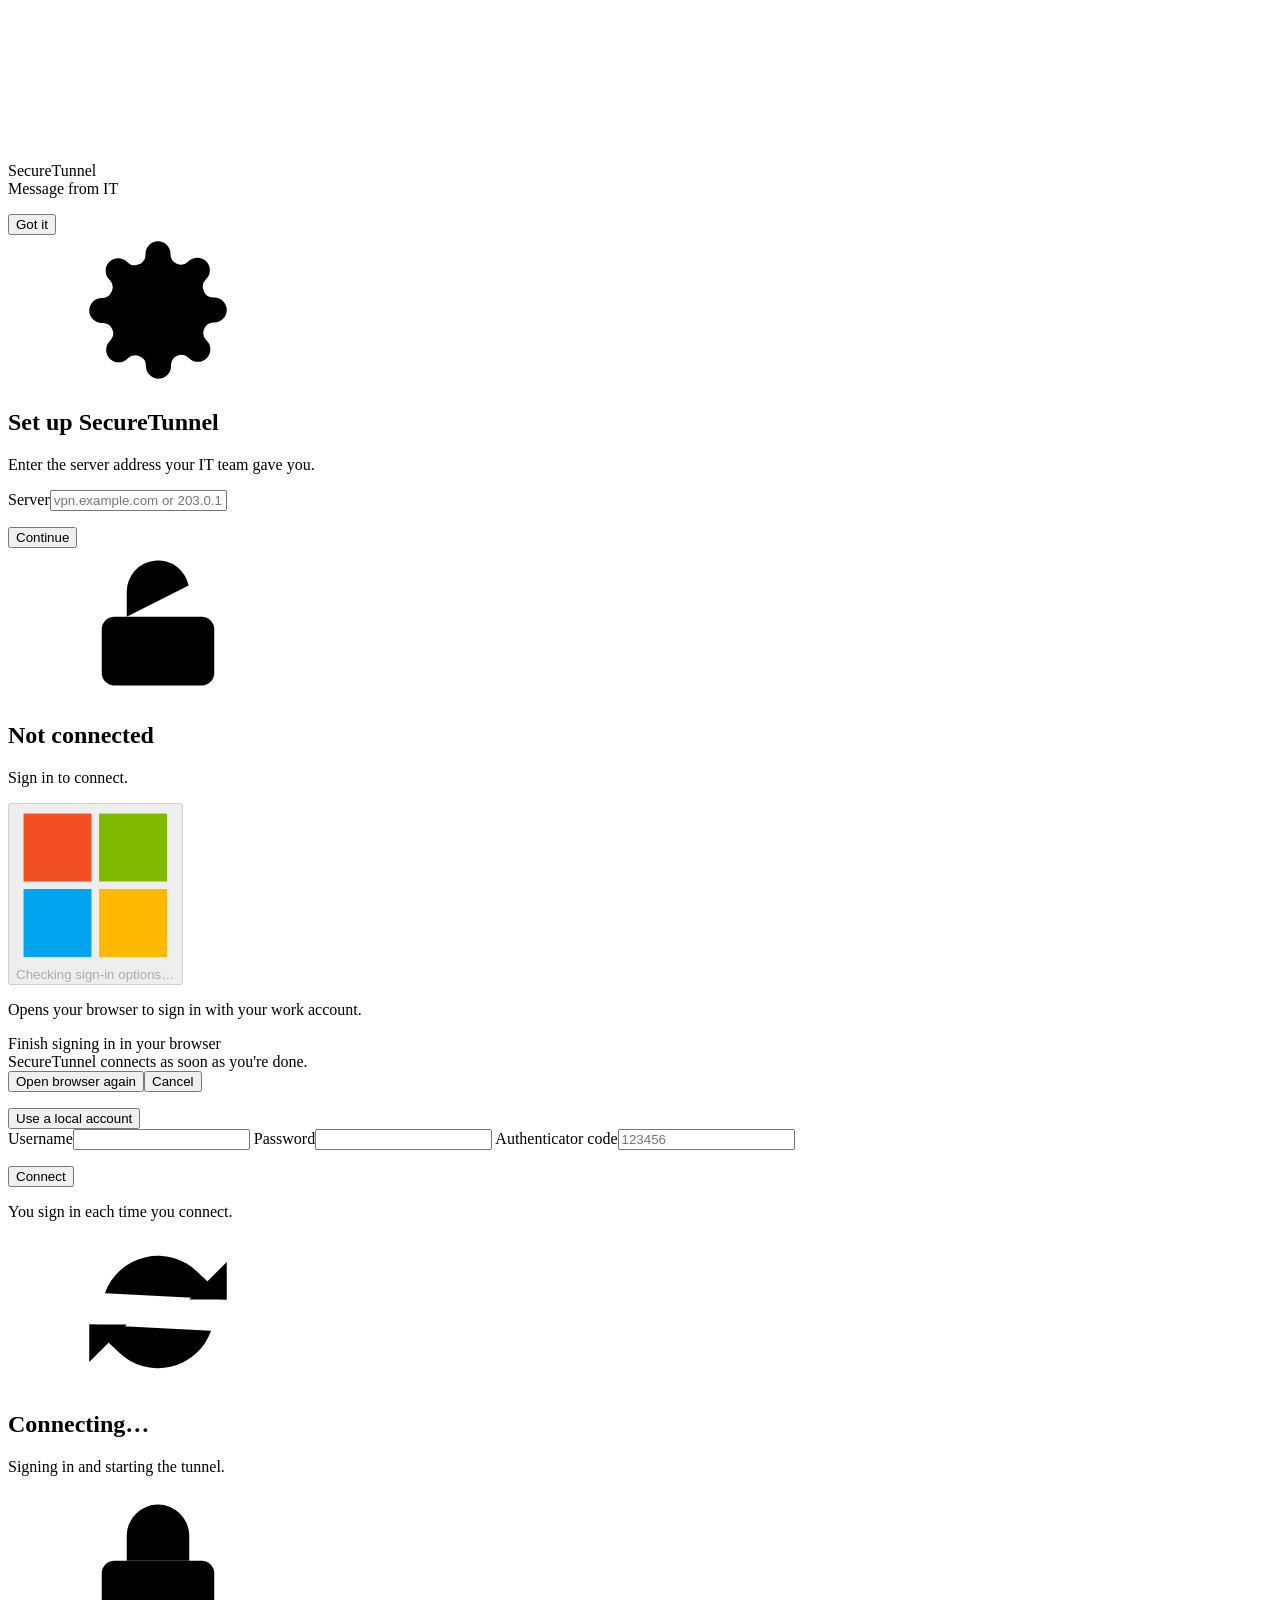
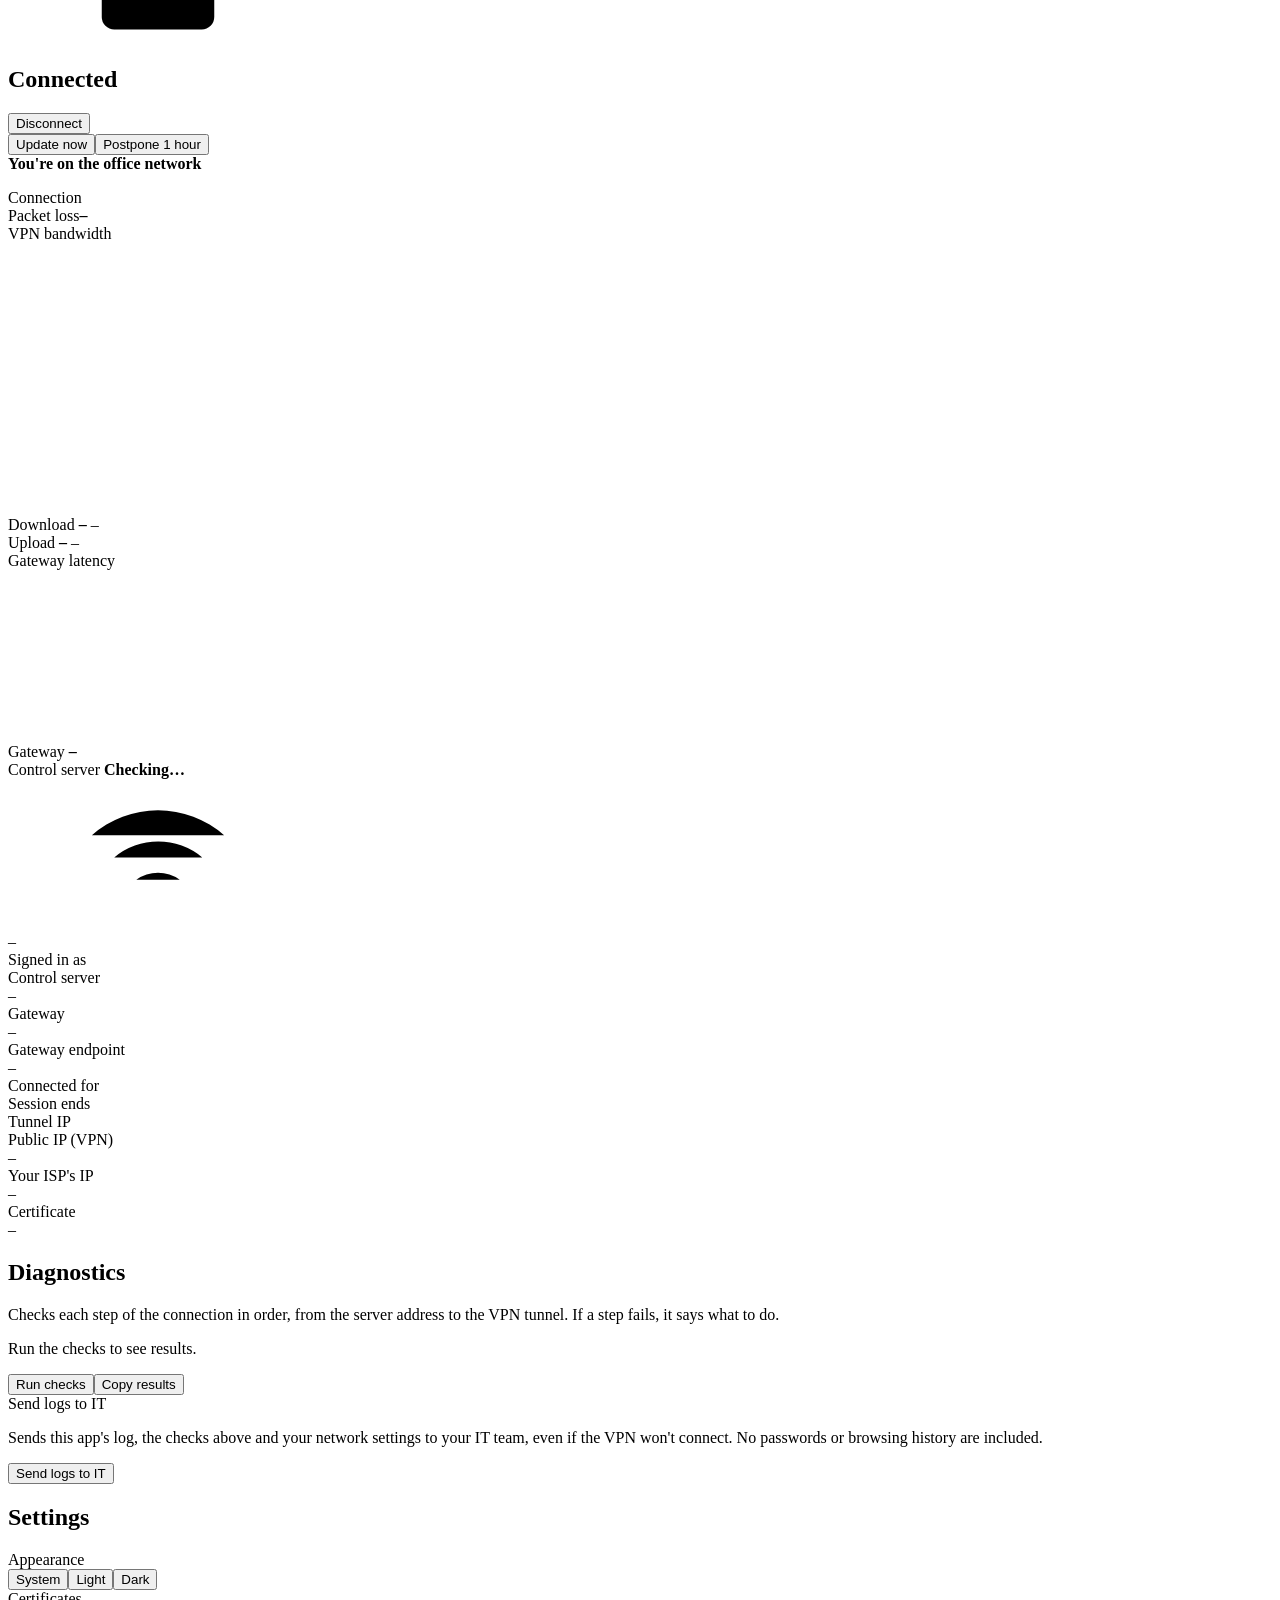
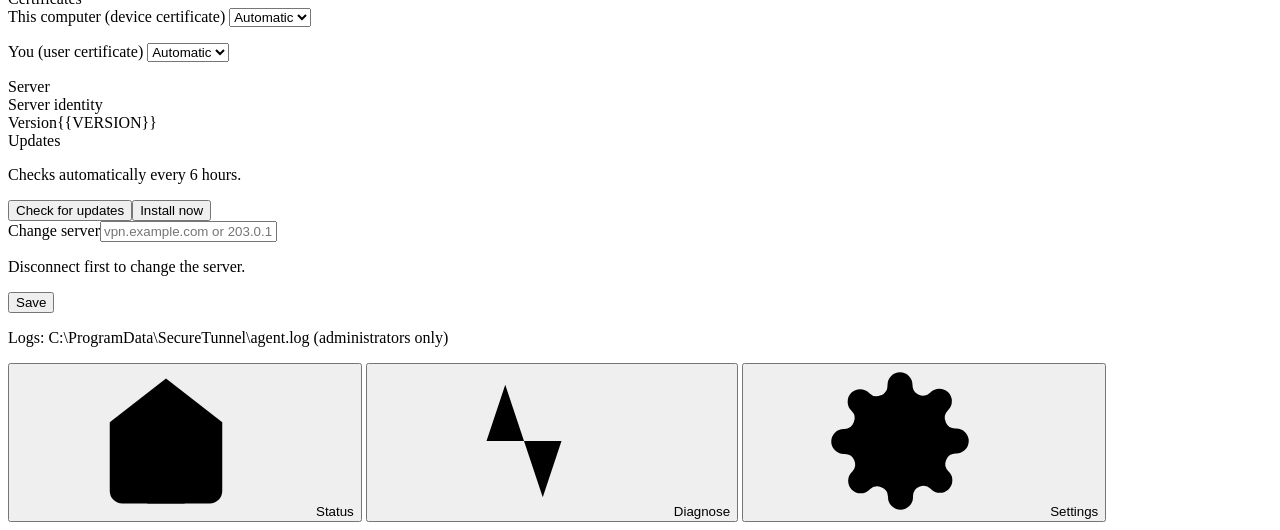
<file: server/cmd/agent/web/index.html>
<!doctype html>
<html lang="en">
<head>
<meta charset="utf-8">
<meta name="color-scheme" content="light dark">
<title>SecureTunnel</title>
<!--CSS-->
</head>
<body>
<svg xmlns="http://www.w3.org/2000/svg" class="sprite" aria-hidden="true"><defs>
  <symbol id="i-lock" viewBox="0 0 24 24"><rect x="3" y="11" width="18" height="11" rx="2"/><path d="M7 11V7a5 5 0 0 1 10 0v4"/></symbol>
  <symbol id="i-unlock" viewBox="0 0 24 24"><rect x="3" y="11" width="18" height="11" rx="2"/><path d="M7 11V7a5 5 0 0 1 9.9-1"/></symbol>
  <symbol id="i-refresh" viewBox="0 0 24 24"><polyline points="23 4 23 10 17 10"/><polyline points="1 20 1 14 7 14"/><path d="M3.51 9a9 9 0 0 1 14.85-3.36L23 10M1 14l4.64 4.36A9 9 0 0 0 20.49 15"/></symbol>
  <symbol id="i-gear" viewBox="0 0 24 24"><circle cx="12" cy="12" r="3"/><path d="M19.4 15a1.65 1.65 0 0 0 .33 1.82l.06.06a2 2 0 1 1-2.83 2.83l-.06-.06a1.65 1.65 0 0 0-1.82-.33 1.65 1.65 0 0 0-1 1.51V21a2 2 0 1 1-4 0v-.09A1.65 1.65 0 0 0 9 19.4a1.65 1.65 0 0 0-1.82.33l-.06.06a2 2 0 1 1-2.83-2.83l.06-.06a1.65 1.65 0 0 0 .33-1.82 1.65 1.65 0 0 0-1.51-1H3a2 2 0 1 1 0-4h.09A1.65 1.65 0 0 0 4.6 9a1.65 1.65 0 0 0-.33-1.82l-.06-.06a2 2 0 1 1 2.83-2.83l.06.06a1.65 1.65 0 0 0 1.82.33H9a1.65 1.65 0 0 0 1-1.51V3a2 2 0 1 1 4 0v.09a1.65 1.65 0 0 0 1 1.51 1.65 1.65 0 0 0 1.82-.33l.06-.06a2 2 0 1 1 2.83 2.83l-.06.06a1.65 1.65 0 0 0-.33 1.82V9a1.65 1.65 0 0 0 1.51 1H21a2 2 0 1 1 0 4h-.09a1.65 1.65 0 0 0-1.51 1z"/></symbol>
  <symbol id="i-home" viewBox="0 0 24 24"><path d="M3 9l9-7 9 7v11a2 2 0 0 1-2 2H5a2 2 0 0 1-2-2z"/><polyline points="9 22 9 12 15 12 15 22"/></symbol>
  <symbol id="i-activity" viewBox="0 0 24 24"><polyline points="22 12 18 12 15 21 9 3 6 12 2 12"/></symbol>
  <symbol id="i-building" viewBox="0 0 24 24"><rect x="4" y="2" width="16" height="20" rx="2"/><path d="M9 22v-4h6v4M8 6h.01M16 6h.01M12 6h.01M12 10h.01M12 14h.01M16 10h.01M16 14h.01M8 10h.01M8 14h.01"/></symbol>
  <symbol id="i-wifi" viewBox="0 0 24 24"><path d="M5 12.55a11 11 0 0 1 14.08 0M1.42 9a16 16 0 0 1 21.16 0M8.53 16.11a6 6 0 0 1 6.95 0"/><line x1="12" y1="20" x2="12.01" y2="20"/></symbol>
  <symbol id="i-cable" viewBox="0 0 24 24"><rect x="2" y="2" width="20" height="8" rx="2"/><rect x="2" y="14" width="20" height="8" rx="2"/><line x1="6" y1="6" x2="6.01" y2="6"/><line x1="6" y1="18" x2="6.01" y2="18"/></symbol>
</defs></svg><div class="app">
  <header class="top">
    <div class="brand"><span class="logo"></span>SecureTunnel</div>
    <span id="top-user" class="muted small"></span>
  </header>

  <main>
    <div id="notice" class="notice hidden" role="alert">
      <div class="notice-head"><span class="strong">Message from IT</span><span class="muted small" id="notice-meta"></span></div>
      <p id="notice-text"></p>
      <button class="btn" id="notice-ok">Got it</button>
    </div>
    <!-- First run: no server yet -->
    <section id="v-setup" class="view hidden">
      <div class="hero"><div class="dot neutral"><svg class="i"><use href="#i-gear"/></svg></div>
        <div><h1>Set up SecureTunnel</h1><p class="muted">Enter the server address your IT team gave you.</p></div></div>
      <form id="f-setup" class="card stack">
        <label class="field"><span>Server</span><input id="setup-server" placeholder="vpn.example.com or 203.0.113.10" autocomplete="off" required></label>
        <p class="error" id="setup-error"></p>
        <button class="btn primary" type="submit">Continue</button>
      </form>
    </section>

    <!-- Signed out -->
    <section id="v-signin" class="view hidden">
      <div class="hero"><div class="dot neutral" id="si-dot"><svg class="i"><use href="#i-unlock"/></svg></div>
        <div><h1 id="si-title">Not connected</h1><p class="muted" id="si-sub">Sign in to connect.</p></div></div>
      <p id="si-banner" class="banner hidden"></p>
      <div id="si-ms" class="card stack hidden">
        <div id="si-ms-ready" class="stack">
          <button class="btn ms block" id="si-ms-btn" type="button" disabled><svg class="ms-logo" viewBox="0 0 21 21" aria-hidden="true"><rect x="1" y="1" width="9" height="9" fill="#f25022"/><rect x="11" y="1" width="9" height="9" fill="#7fba00"/><rect x="1" y="11" width="9" height="9" fill="#00a4ef"/><rect x="11" y="11" width="9" height="9" fill="#ffb900"/></svg><span id="si-ms-label">Checking sign-in options…</span></button>
          <p class="muted small center" id="si-ms-note">Opens your browser to sign in with your work account.</p>
        </div>
        <div id="si-ms-wait" class="stack hidden">
          <div class="wait-row"><span class="mini-spin"></span><div><div class="strong">Finish signing in in your browser</div><div class="muted small">SecureTunnel connects as soon as you're done.</div></div></div>
          <div class="btn-row"><button class="btn" id="si-ms-reopen" type="button">Open browser again</button><button class="btn" id="si-ms-cancel" type="button">Cancel</button></div>
        </div>
        <p class="error" id="si-ms-error"></p>
      </div>
      <button class="link-btn hidden" id="si-local-toggle" type="button">Use a local account</button>
      <form id="f-signin" class="card stack local-form">
        <label class="field"><span>Username</span><input id="si-user" autocomplete="username" required></label>
        <label class="field"><span>Password</span><input id="si-pass" type="password" autocomplete="current-password" required></label>
        <label class="field hidden" id="si-code-wrap"><span>Authenticator code</span><input id="si-code" inputmode="numeric" autocomplete="one-time-code" maxlength="8" placeholder="123456"></label>
        <p class="error" id="si-error"></p>
        <button class="btn primary" id="si-btn" type="submit">Connect</button>
      </form>
      <p class="muted small center" id="si-note">You sign in each time you connect.</p>
      <p class="muted small center" id="si-ip"></p>
    </section>

    <!-- Connecting -->
    <section id="v-busy" class="view hidden">
      <div class="hero big"><div class="dot warn spin"><svg class="i"><use href="#i-refresh"/></svg></div>
        <div><h1 id="busy-title">Connecting…</h1><p class="muted" id="busy-sub">Signing in and starting the tunnel.</p></div></div>
    </section>

    <!-- Connected / reconnecting -->
    <section id="v-status" class="view hidden">
      <div class="hero"><div class="dot ok" id="st-dot"><svg class="i"><use href="#i-lock"/></svg></div>
        <div class="grow"><h1 id="st-title">Connected</h1><p class="muted" id="st-sub"></p></div>
        <button class="btn danger top-btn" id="st-disconnect">Disconnect</button></div>
      <div id="st-update" class="upd hidden" role="status">
        <div class="upd-text"><div class="strong" id="upd-title"></div><div class="small" id="upd-sub"></div></div>
        <div class="upd-actions"><button class="btn sm" id="upd-now" type="button">Update now</button><button class="btn sm ghost" id="upd-later" type="button">Postpone 1 hour</button></div>
      </div>
      <div id="st-office" class="banner office hidden" role="status"><b>You're on the office network</b><span id="st-office-text"></span></div>
      <p id="st-owner" class="banner warn hidden" role="status"></p>
      <div class="card conn" id="st-conn">
        <div class="conn-head">
          <span class="strong">Connection</span>
          <div class="conn-loss" id="m-loss-box" title="Percentage of recent VPN gateway pings that received no reply">
            <span id="m-loss-label">Packet loss</span><strong id="m-loss">–</strong><span id="m-loss-period"></span>
          </div>
          <span class="pill" id="q-pill"></span>
        </div>
        <div class="conn-mini">
          <div id="sp-total" title="Blue shows download speed. Green shows upload speed."><div class="cap">VPN bandwidth</div>
            <svg id="sp-chart" class="chart" viewBox="0 0 300 64" preserveAspectRatio="none"></svg>
            <div class="chart-axis"><span id="sp-oldest"></span><span id="sp-latest"></span></div>
            <div class="chart-readings">
              <div title="Current download speed through the VPN">
                <span class="chart-reading-label"><span class="sw down" aria-hidden="true"></span>Download</span>
                <strong id="sp-down">–</strong>
                <span class="chart-reading-detail" id="conn-down" title="Data downloaded through the current VPN tunnel">–</span>
              </div>
              <div title="Current upload speed through the VPN">
                <span class="chart-reading-label"><span class="sw up" aria-hidden="true"></span>Upload</span>
                <strong id="sp-up">–</strong>
                <span class="chart-reading-detail" id="conn-up" title="Data uploaded through the current VPN tunnel">–</span>
              </div>
            </div></div>
          <div id="lat-total"><div class="cap" id="lat-caption" title="Round trip to the VPN gateway through the tunnel. Red dots mark failed pings.">Gateway latency</div>
            <svg id="lat-chart" class="chart small-chart" viewBox="0 0 300 40" preserveAspectRatio="none"></svg>
            <div class="chart-axis"><span id="lat-oldest"></span><span id="lat-latest"></span></div>
            <div class="chart-readings">
              <div>
                <span class="chart-reading-label"><span class="sw down hidden" id="lat-key-gateway" aria-hidden="true"></span>Gateway</span>
                <strong id="m-lat">–</strong>
                <span class="chart-reading-detail" id="m-jit"></span>
              </div>
              <div>
                <span class="chart-reading-label">Control server</span>
                <strong id="m-control-status">Checking…</strong>
              </div>
            </div></div>
        </div>
      </div>

      <div class="card">
        <div class="net"><span class="net-ic"><svg class="i"><use id="net-ic" href="#i-wifi"/></svg></span>
          <div class="grow"><div class="strong" id="net-name">–</div><div class="muted small"><span id="net-sub"></span><span id="net-signal"></span></div></div>
          <div class="bars" id="net-bars" aria-hidden="true"><i></i><i></i><i></i><i></i></div></div>
      </div>

      <div class="card details">
        <div class="kv"><div class="k">Signed in as</div><div class="v" id="st-user"></div></div>
        <div class="kv" title="The control server address this app is using"><div class="k">Control server</div><div class="v" id="st-server">–</div></div>
        <div class="kv" title="The VPN gateway your traffic goes through"><div class="k">Gateway</div><div class="v" id="st-gw">–</div></div>
        <div class="kv"><div class="k">Gateway endpoint</div><div class="v mono" id="st-gw-ep">–</div></div>
        <div class="kv"><div class="k">Connected for</div><div class="v" id="m-dur"></div></div>
        <div class="kv"><div class="k">Session ends</div><div class="v" id="m-exp"></div></div>
        <div class="kv"><div class="k">Tunnel IP</div><div class="v mono" id="st-ip"></div></div>
        <div class="kv"><div class="k">Public IP (VPN)</div><div class="v mono" id="st-vpnip">–</div></div>
        <div class="kv"><div class="k">Your ISP's IP</div><div class="v mono" id="st-ispip">–</div></div>
        <div class="kv" id="st-trust-wrap" title="The certificate this PC presented when you connected, if IT requires one."><div class="k">Certificate</div><div class="v" id="st-trust">–</div></div>
      </div>

      <div class="card speedtest" data-speed></div>
    </section>

    <!-- Diagnose -->
    <section id="v-diag" class="view hidden">
      <h1>Diagnostics</h1>
      <div class="card speedtest" data-speed></div>
      <p class="muted">Checks each step of the connection in order, from the server address to the VPN tunnel. If a step fails, it says what to do.</p>
      <div class="card" id="dg-list"><p class="muted">Run the checks to see results.</p></div>
      <div class="btn-row"><button class="btn primary" id="dg-run">Run checks</button><button class="btn" id="dg-copy">Copy results</button></div>
      <div class="card stack">
        <div class="strong">Send logs to IT</div>
        <p class="muted small">Sends this app's log, the checks above and your network settings to your IT team, even if the VPN won't connect. No passwords or browsing history are included.</p>
        <button class="btn" id="lg-send" type="button">Send logs to IT</button>
        <div id="lg-result" class="lg-result hidden"></div>
      </div>
    </section>

    <!-- About / settings -->
    <section id="v-about" class="view hidden">
      <h1>Settings</h1>
      <div class="card stack">
        <div class="row"><span class="strong">Appearance</span></div>
        <div class="seg" id="theme-seg"><button data-theme="system">System</button><button data-theme="light">Light</button><button data-theme="dark">Dark</button></div>
      </div>
      <div class="card stack" id="cert-card">
        <div class="row"><span class="strong">Certificates</span><span class="muted small" id="cert-need"></span></div>
        <label class="field cert-field"><span>This computer (device certificate)</span>
          <select id="cert-device"><option value="">Automatic</option></select></label>
        <p class="muted small cert-detail" id="cert-device-detail"></p>
        <label class="field cert-field"><span>You (user certificate)</span>
          <select id="cert-user"><option value="">Automatic</option></select></label>
        <p class="muted small cert-detail" id="cert-user-detail"></p>
        <p class="error" id="cert-error"></p>
      </div>
      <div class="card">
        <div class="row"><span class="muted">Server</span><span class="mono" id="ab-server"></span></div>
        <div class="row"><span class="muted">Server identity</span><span id="ab-trust"></span></div>
        <div class="row"><span class="muted">Version</span><span>{{VERSION}}</span></div>
      </div>
      <div class="card stack">
        <div class="row"><span class="strong">Updates</span><span class="muted small" id="up-checked"></span></div>
        <p id="up-text" class="muted">Checks automatically every 6 hours.</p>
        <div class="btn-row"><button class="btn" id="up-check">Check for updates</button><button class="btn primary hidden" id="up-install">Install now</button></div>
      </div>
      <form id="f-server" class="card stack">
        <label class="field"><span>Change server</span><input id="ab-new" placeholder="vpn.example.com or 203.0.113.10" autocomplete="off" required></label>
        <p class="muted small" id="ab-note">Disconnect first to change the server.</p>
        <p class="error" id="ab-error"></p>
        <button class="btn" type="submit" id="ab-save">Save</button>
      </form>
      <p class="muted small">Logs: C:\ProgramData\SecureTunnel\agent.log (administrators only)</p>
    </section>
  </main>

  <nav class="tabs">
    <button data-tab="home" class="on"><svg class="i"><use href="#i-home"/></svg>Status</button>
    <button data-tab="diag"><svg class="i"><use href="#i-activity"/></svg>Diagnose</button>
    <button data-tab="about"><svg class="i"><use href="#i-gear"/></svg>Settings</button>
  </nav>
</div>
<!--JS-->
</body>
</html>
</file>
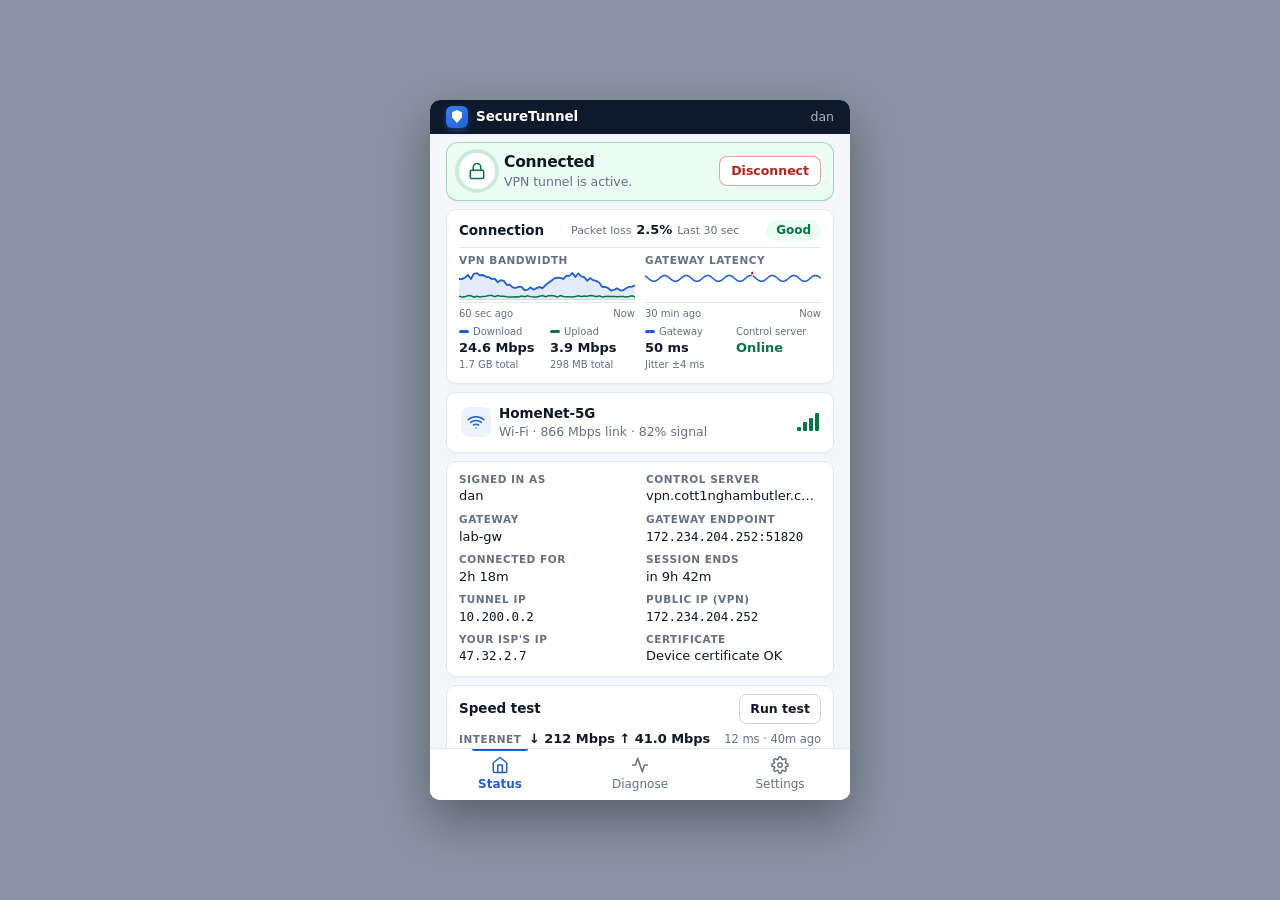
<file: server/cmd/agent/web/preview.html>
<!doctype html>
<!-- Design preview of the agent window with fake data. Not shipped: the app
     embeds index.html, app.css and app.js only. Open via the "agent-ui-demo"
     launch config and add ?state=connected|reconnecting|signin|office|setup. -->
<html lang="en">
<head>
<meta charset="utf-8">
<meta name="color-scheme" content="light dark">
<title>SecureTunnel (preview)</title>
<link rel="stylesheet" href="app.css">
<style>
  html, body { height: 100%; }
  body { display: flex; align-items: center; justify-content: center; background: #8a93a3; overflow: auto; }
  @media (prefers-color-scheme: dark) { body { background: #05070a; } }
  .frame { width: 420px; height: 700px; border-radius: 10px; overflow: hidden; box-shadow: 0 20px 50px rgba(0,0,0,.35); position: relative; }
  .frame iframe { width: 100%; height: 100%; border: 0; display: block; }
</style>
</head>
<body>
<div class="frame"><iframe id="win" title="SecureTunnel window"></iframe></div>
<script src="mock.js"></script>
</body>
</html>
</file>
<file: server/cmd/agent/web/app.css>
:root {
  --bg: #f5f6f8; --surface: #fff; --surface-2: #f1f3f6; --text: #16191f; --text-2: #4b5260; --muted: #6b7280;
  --border: #e3e6eb; --border-strong: #cfd4dc; --accent: #2557d6; --accent-h: #1d47b3; --accent-bg: #e9efff;
  --ok: #157f3c; --ok-bg: #e6f6ec; --warn: #9a5b00; --warn-bg: #fff3db; --bad: #c0262d; --bad-bg: #fdecec; --neutral-bg: #eef0f3;
}
@media (prefers-color-scheme: dark) {
  :root:not([data-theme="light"]) {
    --bg: #0f1115; --surface: #171a20; --surface-2: #1e222a; --text: #e8eaee; --text-2: #b4bac5; --muted: #8b93a1;
    --border: #262b34; --border-strong: #343a45; --accent: #6d95ff; --accent-h: #8aaaff; --accent-bg: #1a2648;
    --ok: #4cc77a; --ok-bg: #12301f; --warn: #f2b14c; --warn-bg: #3a2a0d; --bad: #ff6b6b; --bad-bg: #3b1416; --neutral-bg: #232832;
  }
}
* { box-sizing: border-box; }
html, body { margin: 0; height: 100%; }
body { background: var(--bg); color: var(--text); font: 14px/1.45 "Segoe UI Variable", "Segoe UI", system-ui, sans-serif; user-select: none; overflow: hidden; }
input { user-select: text; }
h1 { font-size: 19px; font-weight: 600; margin: 0; letter-spacing: -.01em; }
p { margin: 0; }
.hidden { display: none !important; }
.sprite { position: absolute; width: 0; height: 0; overflow: hidden; }
.i { width: 18px; height: 18px; fill: none; stroke: currentColor; stroke-width: 2; stroke-linecap: round; stroke-linejoin: round; flex-shrink: 0; }
.dot .i { width: 24px; height: 24px; }
.dot.spin .i { animation: spin 1s linear infinite; }
.tabs button .i { width: 18px; height: 18px; margin-bottom: 1px; }
.net-ic .i { width: 18px; height: 18px; color: var(--accent); }
.muted { color: var(--muted); }
.small { font-size: 12.5px; }
.strong { font-weight: 600; }
.center { text-align: center; }
.mono { font-family: "Cascadia Mono", Consolas, monospace; font-size: 13px; }

.app { display: flex; flex-direction: column; height: 100vh; }
.top { display: flex; align-items: center; justify-content: space-between; padding: 6px 16px; }
.brand { display: flex; align-items: center; gap: 8px; font-weight: 600; }
.logo { width: 22px; height: 22px; border-radius: 6px; background: var(--accent); position: relative; }
.logo::after { content: ""; position: absolute; left: 6px; top: 4px; width: 10px; height: 13px; background: #fff;
  clip-path: polygon(50% 0, 100% 18%, 100% 55%, 50% 100%, 0 55%, 0 18%); }
main { flex: 1; overflow-y: auto; padding: 6px 16px 12px; }
.view { display: flex; flex-direction: column; gap: 8px; }

.hero { display: flex; align-items: center; gap: 14px; padding: 8px 0 4px; }
.hero.big { flex-direction: column; text-align: center; padding-top: 80px; }
.hero .grow { flex: 1; min-width: 0; }
.dot { width: 52px; height: 52px; border-radius: 50%; display: flex; align-items: center; justify-content: center; flex-shrink: 0; font-size: 22px; }
.dot.ok { background: var(--ok-bg); color: var(--ok); }
.dot.warn { background: var(--warn-bg); color: var(--warn); }
.dot.neutral { background: var(--neutral-bg); color: var(--muted); }
.dot.info { background: var(--accent-bg); color: var(--accent); }
.dot.spin .glyph { animation: spin 1s linear infinite; display: inline-block; }
@keyframes spin { to { transform: rotate(360deg); } }
.pill { font-size: 12px; font-weight: 600; padding: 2px 10px; border-radius: 999px; }
.pill.ok { background: var(--ok-bg); color: var(--ok); }
.pill.warn { background: var(--warn-bg); color: var(--warn); }

.card { background: var(--surface); border: 1px solid var(--border); border-radius: 12px; padding: 11px 14px; }
.stack { display: flex; flex-direction: column; gap: 9px; }
.row { display: flex; justify-content: space-between; gap: 12px; padding: 4px 0; }
.row span:last-child { text-align: right; overflow: hidden; text-overflow: ellipsis; white-space: nowrap; }
.field { display: flex; flex-direction: column; gap: 4px; }
.field > span { font-size: 13px; font-weight: 500; color: var(--text-2); }
input { font: inherit; color: inherit; background: var(--surface); border: 1px solid var(--border-strong); border-radius: 8px; padding: 7px 10px; outline: none; }
input:focus { border-color: var(--accent); box-shadow: 0 0 0 3px var(--accent-bg); }
.error { color: var(--bad); font-size: 13px; min-height: 0; }
.error:empty { display: none; }
.banner { background: var(--accent-bg); color: var(--accent); border-radius: 8px; padding: 8px 10px; font-size: 13.5px; }
.banner.warn { background: var(--warn-bg); color: var(--warn); }

.btn { font: inherit; font-weight: 600; border-radius: 8px; padding: 8px 14px; cursor: pointer; border: 1px solid var(--border-strong); background: var(--surface); color: var(--text); }
.btn:hover { background: var(--surface-2); }
.btn:disabled { opacity: .6; cursor: default; }
.btn.primary { background: var(--accent); border-color: var(--accent); color: #fff; }
.btn.primary:hover { background: var(--accent-h); }
.btn.danger { color: var(--bad); }
.btn.danger:hover { background: var(--bad-bg); border-color: var(--bad); }
.btn.block { width: 100%; }
.btn.top-btn { padding: 7px 14px; font-size: 13px; flex-shrink: 0; }
.btn-row { display: flex; gap: 8px; }
.btn-row .btn { flex: 1; }

.metrics { display: grid; grid-template-columns: repeat(3, 1fr); gap: 8px; }
.metric { background: var(--surface); border: 1px solid var(--border); border-radius: 10px; padding: 8px 10px; }
.metric .k { font-size: 11.5px; color: var(--muted); }
.metric .v { font-weight: 600; font-variant-numeric: tabular-nums; white-space: nowrap; overflow: hidden; text-overflow: ellipsis; }
.meter { height: 6px; border-radius: 3px; background: var(--surface-2); overflow: hidden; margin-top: 6px; }
.meter > div { height: 100%; background: var(--warn); transition: width .5s; }

.notice { background: var(--accent); color: #fff; border-radius: 12px; padding: 10px 12px; margin-bottom: 10px; display: flex; flex-direction: column; gap: 5px; }
.notice .muted { color: rgba(255,255,255,.8); }
.notice-head { display: flex; justify-content: space-between; gap: 8px; align-items: baseline; }
.notice p { white-space: pre-wrap; word-break: break-word; }
.notice .btn { align-self: flex-end; background: rgba(255,255,255,.15); border-color: rgba(255,255,255,.35); color: #fff; padding: 5px 12px; }
.notice .btn:hover { background: rgba(255,255,255,.25); }
.speed-head { display: flex; justify-content: space-between; align-items: baseline; margin-bottom: 8px; }
.speed-note { margin-top: 8px; line-height: 1.45; }
.speed-top { display: grid; grid-template-columns: 1fr 1fr; gap: 8px; margin-bottom: 8px; }
.speed .k { font-size: 12px; color: var(--muted); display: flex; align-items: center; gap: 6px; }
.speed .big { font-size: 22px; font-weight: 650; font-variant-numeric: tabular-nums; letter-spacing: -.01em; }
.sw { width: 10px; height: 3px; border-radius: 2px; display: inline-block; }
.sw.down { background: var(--accent); }
.sw.up { background: var(--ok); }
.chart { width: 100%; height: 64px; display: block; overflow: visible; }
.small-chart { height: 40px; margin-top: 6px; }
.chart .grid { stroke: var(--border); stroke-width: 1; vector-effect: non-scaling-stroke; }
.chart .down { fill: none; stroke: var(--accent); stroke-width: 1.8; vector-effect: non-scaling-stroke; }
.chart .down-a { fill: var(--accent); opacity: .12; }
.chart .up { fill: none; stroke: var(--ok); stroke-width: 1.5; vector-effect: non-scaling-stroke; }
.chart .lat { fill: none; stroke: var(--accent); stroke-width: 1.5; vector-effect: non-scaling-stroke; }
.chart .lat-point { fill: var(--accent); }
.chart .fail { fill: var(--bad); }
.chart .empty { fill: var(--muted); font-size: 11px; }
.pill.neutral { background: var(--neutral-bg); color: var(--muted); }
.pill.bad { background: var(--bad-bg); color: var(--bad); }
.net { display: flex; align-items: center; gap: 12px; }
.net .grow { flex: 1; min-width: 0; }
.net-ic { width: 36px; height: 36px; border-radius: 10px; background: var(--accent-bg); display: flex; align-items: center; justify-content: center; font-size: 17px; }
.bars { display: flex; align-items: flex-end; gap: 2px; height: 18px; }
.bars i { width: 4px; background: var(--border-strong); border-radius: 1px; }
.bars i:nth-child(1) { height: 25%; } .bars i:nth-child(2) { height: 50%; } .bars i:nth-child(3) { height: 75%; } .bars i:nth-child(4) { height: 100%; }
.bars i.on { background: var(--ok); }
#net-signal.signal-warn { color: var(--warn); }
#net-signal.signal-bad { color: var(--bad); }
.bars.signal-warn i.on { background: var(--warn); }
.bars.signal-bad i.on { background: var(--bad); }
.bars.hidden-bars { visibility: hidden; }

.speedtest .st-head { display: flex; justify-content: space-between; align-items: center; margin-bottom: 8px; }
.speedtest .st-grid { display: grid; grid-template-columns: 1fr 1fr; gap: 8px; }
.speedtest .st-box { background: var(--surface-2); border-radius: 8px; padding: 8px 10px; }
.speedtest .st-box .k { font-size: 11.5px; color: var(--muted); }
.speedtest .st-box .v { font-weight: 650; font-variant-numeric: tabular-nums; font-size: 14px; }
.speedtest .st-box .s { font-size: 11.5px; color: var(--muted); margin-top: 2px; }
.speedtest .st-box .up-line { font-weight: 500; color: var(--text-2); font-size: 13px; }
.speedtest .btn { padding: 5px 10px; font-size: 13px; }
.speedtest .note { font-size: 12px; color: var(--muted); margin-top: 8px; }

.diag { display: flex; gap: 8px; padding: 5px 0; border-bottom: 1px solid var(--border); }
.diag:last-child { border-bottom: 0; }
.diag .ic { width: 20px; flex-shrink: 0; font-weight: 700; }
.diag .ic.ok { color: var(--ok); }
.diag .ic.bad { color: var(--bad); }
.diag .t { font-weight: 600; }
.diag .d { color: var(--muted); font-size: 12.5px; word-break: break-word; }

.tabs { display: flex; border-top: 1px solid var(--border); background: var(--surface); }
.tabs button { flex: 1; border: 0; background: transparent; padding: 7px 0; font: inherit; font-size: 12px; color: var(--muted); cursor: pointer; display: flex; flex-direction: column; align-items: center; gap: 1px; }
.tabs button span { font-size: 15px; }
.tabs button.on { color: var(--accent); font-weight: 600; }

/* Sign in with Microsoft */
.btn.ms { display: flex; align-items: center; justify-content: center; gap: 10px; }
.ms-logo { width: 18px; height: 18px; flex-shrink: 0; }
.link-btn { background: none; border: 0; color: var(--accent); font: inherit; font-size: 13px; font-weight: 500; cursor: pointer; align-self: center; padding: 2px 6px; }
.link-btn:hover { text-decoration: underline; }
.wait-row { display: flex; gap: 9px; align-items: center; }
.mini-spin { width: 20px; height: 20px; border-radius: 50%; border: 2.5px solid var(--accent-bg); border-top-color: var(--accent); animation: spin .9s linear infinite; flex-shrink: 0; }

/* =====================================================================
   Design refresh (matches the admin console): navy header band, calmer
   cards, consistent type. Later rules override the earlier ones.
   ===================================================================== */
:root {
  --bg: #f4f6f9; --surface: #fff; --surface-2: #f6f7f9; --text: #101828; --text-2: #344054; --muted: #667085;
  --border: #e4e7ec; --border-strong: #d0d5dd; --accent: #1f5fd1; --accent-h: #194fb0; --accent-bg: #edf3fe;
  --ok: #067647; --ok-bg: #ecfdf3; --warn: #b54708; --warn-bg: #fffaeb; --bad: #b42318; --bad-bg: #fef3f2; --neutral-bg: #f2f4f7;
  --rail: #0e1a2b; --rail-2: #16263c;
}
@media (prefers-color-scheme: dark) {
  :root:not([data-theme="light"]) {
    --bg: #0c111a; --surface: #131a25; --surface-2: #19212e; --text: #e6eaf0; --text-2: #b8c1cf; --muted: #8692a6;
    --border: #232d3c; --border-strong: #303c4f; --accent: #6c9cff; --accent-h: #8bb0ff; --accent-bg: #172543;
    --ok: #47cd89; --ok-bg: #0f2a1e; --warn: #fdb022; --warn-bg: #2e2210; --bad: #f97066; --bad-bg: #331517; --neutral-bg: #1d2532;
    --rail: #0a101a; --rail-2: #131d2c;
  }
}
body { font-family: "Segoe UI Variable Text", "Segoe UI", system-ui, sans-serif; font-size: 13.5px; letter-spacing: -.003em; }
h1 { font-size: 18px; font-weight: 650; letter-spacing: -.015em; }

/* Header band */
.top { background: var(--rail); color: #fff; }
.top .muted { color: #a9b7cb; }
.logo { background: linear-gradient(135deg, #3b82f6, #1f5fd1); box-shadow: 0 2px 6px rgba(31, 95, 209, .5); }

/* Status hero: a panel that continues the header band */
.view > .hero:first-child { margin: 0 -18px; padding: 14px 18px 20px; background: var(--rail); color: #fff; border-radius: 0 0 16px 16px; }
.view > .hero:first-child .muted { color: #a9b7cb; }
.view > .hero:first-child .dot { width: 48px; height: 48px; }
.view > .hero:first-child .dot.ok { background: rgba(71, 205, 137, .16); color: #47cd89; box-shadow: 0 0 0 4px rgba(71, 205, 137, .08); }
.view > .hero:first-child .dot.warn { background: rgba(253, 176, 34, .16); color: #fdb022; }
.view > .hero:first-child .dot.neutral { background: rgba(255, 255, 255, .08); color: #c5cfdd; }
.view > .hero:first-child .dot.info { background: rgba(108, 156, 255, .18); color: #8bb0ff; }
.view > .hero:first-child .btn.danger { background: transparent; color: #fecdca; border-color: rgba(254, 205, 202, .45); }
.view > .hero:first-child .btn.danger:hover { background: rgba(249, 112, 102, .16); border-color: #f97066; color: #fff; }
.hero.big { margin: 0 -18px; padding: 70px 18px 40px; background: var(--rail); color: #fff; border-radius: 0 0 16px 16px; }
.hero.big .muted { color: #a9b7cb; }
.hero.big .dot.warn { background: rgba(253, 176, 34, .16); color: #fdb022; }
#v-diag > h1, #v-about > h1 { padding-top: 4px; }

/* Cards and tiles */
.card, .metric { border-radius: 10px; box-shadow: 0 1px 2px rgba(16, 24, 40, .04); }
.speed .big { font-size: 21px; font-weight: 650; letter-spacing: -.02em; }
.speed-note { font-size: 12px; }
.metric .k, .speed .k, .speedtest .st-box .k { text-transform: uppercase; letter-spacing: .05em; font-size: 10.5px; font-weight: 600; }
.row { padding: 3px 0; border-bottom: 1px solid var(--border); }
.card > .row:last-child { border-bottom: 0; }
.row span:first-child { color: var(--muted); }
.banner { border-radius: 10px; font-size: 13px; }
.btn { border-radius: 8px; font-weight: 600; }
.btn.primary { box-shadow: 0 1px 2px rgba(16, 24, 40, .08), inset 0 -1px 0 rgba(0, 0, 0, .12); }
input { border-radius: 8px; }

/* Tab bar */
.tabs { box-shadow: 0 -1px 0 var(--border); border-top: 0; }
.tabs button { position: relative; font-weight: 500; }
.tabs button.on::before { content: ""; position: absolute; top: 0; left: 30%; right: 30%; height: 2px; border-radius: 0 0 2px 2px; background: var(--accent); }

/* Manual theme (Settings → Appearance) */
:root[data-theme="dark"] {
  --bg: #0c111a; --surface: #131a25; --surface-2: #19212e; --text: #e6eaf0; --text-2: #b8c1cf; --muted: #8692a6;
  --border: #232d3c; --border-strong: #303c4f; --accent: #6c9cff; --accent-h: #8bb0ff; --accent-bg: #172543;
  --ok: #47cd89; --ok-bg: #0f2a1e; --warn: #fdb022; --warn-bg: #2e2210; --bad: #f97066; --bad-bg: #331517; --neutral-bg: #1d2532;
  --rail: #0a101a; --rail-2: #131d2c;
  color-scheme: dark;
}
:root[data-theme="light"] { color-scheme: light; }

/* Status card: its own card, tinted by state (the navy band is only the header) */
.view > .hero:first-child {
  margin: 2px 0 0; padding: 8px 12px; gap: 9px; border-radius: 12px; color: var(--text);
  background: var(--surface); border: 1px solid var(--border); box-shadow: 0 1px 2px rgba(16, 24, 40, .04);
}
.view > .hero:first-child .muted { color: var(--muted); }
.view > .hero:first-child:has(.dot.ok) { background: var(--ok-bg); border-color: color-mix(in srgb, var(--ok) 30%, transparent); }
.view > .hero:first-child:has(.dot.warn) { background: var(--warn-bg); border-color: color-mix(in srgb, var(--warn) 30%, transparent); }
.view > .hero:first-child:has(.dot.info) { background: var(--accent-bg); border-color: color-mix(in srgb, var(--accent) 30%, transparent); }
.view > .hero:first-child .dot.ok { background: var(--surface); color: var(--ok); box-shadow: 0 0 0 4px color-mix(in srgb, var(--ok) 14%, transparent); }
.view > .hero:first-child .dot.warn { background: var(--surface); color: var(--warn); }
.view > .hero:first-child .dot.neutral { background: var(--neutral-bg); color: var(--muted); }
.view > .hero:first-child .dot.info { background: var(--surface); color: var(--accent); }
.view > .hero:first-child h1 { color: var(--text); }
.view > .hero:first-child .btn.danger { background: var(--surface); color: var(--bad); border-color: color-mix(in srgb, var(--bad) 40%, transparent); }
.view > .hero:first-child .btn.danger:hover { background: var(--bad-bg); border-color: var(--bad); color: var(--bad); }
.hero.big { margin: 0; background: transparent; color: var(--text); border-radius: 0; }
.hero.big .muted { color: var(--muted); }
.seg { display: flex; background: var(--surface-2); border: 1px solid var(--border); border-radius: 8px; padding: 2px; gap: 2px; }
.seg button { flex: 1; border: 0; background: transparent; padding: 5px 0; border-radius: 6px; font: inherit; font-size: 13px; color: var(--text-2); cursor: pointer; }
.seg button.on { background: var(--surface); color: var(--text); font-weight: 600; box-shadow: 0 1px 2px rgba(16, 24, 40, .08); }
.btn.sm { padding: 5px 10px; font-size: 12.5px; }
.lg-result { border-radius: 8px; padding: 6px 10px; font-size: 13px; }
.lg-result.ok { background: var(--ok-bg); color: var(--ok); }
.lg-result.bad { background: var(--bad-bg); color: var(--bad); }

/* Compact Connection card (usage + quality in one) */
.conn { display: flex; flex-direction: column; gap: 6px; padding: 10px 12px; }
.conn-head { display: flex; justify-content: space-between; align-items: center; flex-wrap: wrap; gap: 4px 8px; }
.conn-loss { display: flex; align-items: baseline; gap: 5px; color: var(--muted); font-size: 11px; font-variant-numeric: tabular-nums; }
.conn-loss strong { color: var(--text); font-size: 13px; font-weight: 650; }
.conn .metric-warn { color: var(--warn); }
.conn .metric-bad { color: var(--bad); }
.conn .metric-ok { color: var(--ok); }
.conn-charts { display: grid; grid-template-columns: 1fr 1fr; gap: 10px; }
.conn-charts .chart { height: 34px; margin: 0; }
.conn .muted.small { font-size: 11.5px; }

/* Compact speed test and details */
.speedtest { padding: 8px 12px; }
.speedtest .st-head { margin-bottom: 3px; }
.speedtest .st-grid { display: flex; flex-direction: column; gap: 0; }
.st-row { display: grid; grid-template-columns: 62px minmax(0, 1fr) auto; gap: 8px; align-items: baseline; padding: 3px 0; font-size: 13px; }
.st-row + .st-row { border-top: 1px solid var(--border); }
.st-row .k { font-size: 10.5px; font-weight: 600; text-transform: uppercase; letter-spacing: .05em; color: var(--muted); }
.st-row .v { font-weight: 650; font-variant-numeric: tabular-nums; white-space: nowrap; overflow: hidden; text-overflow: ellipsis; }
.st-row .s { font-size: 11.5px; color: var(--muted); white-space: nowrap; }
.view > .card .row { font-size: 13px; }
.net { gap: 8px; }
.net-ic { width: 30px; height: 30px; border-radius: 8px; }
.details { display: grid; grid-template-columns: minmax(0, 1fr) minmax(0, 1fr); gap: 6px 12px; padding: 10px 12px; }
.details .kv.wide { grid-column: 1 / -1; }
.details .k { font-size: 10.5px; font-weight: 600; text-transform: uppercase; letter-spacing: .05em; color: var(--muted); }
.details .v { font-size: 13px; font-weight: 500; white-space: nowrap; overflow: hidden; text-overflow: ellipsis; }
.details .v.mono { font-size: 12.5px; }
.conn-charts .cap { font-size: 10.5px; color: var(--muted); margin-bottom: 2px; }

/* Graphs appear when hovering the Connection card */
.conn { position: relative; }
.conn .hint { font-weight: 400; font-size: 11px; }
.conn-pop {
  position: absolute; left: -1px; right: -1px; top: calc(100% - 6px); z-index: 5;
  background: var(--surface); border: 1px solid var(--border-strong); border-radius: 0 0 12px 12px;
  box-shadow: 0 12px 24px rgba(16, 24, 40, .16); padding: 10px 14px 12px; display: flex; flex-direction: column; gap: 8px;
  opacity: 0; visibility: hidden; transform: translateY(-4px); transition: opacity .12s, transform .12s, visibility .12s;
}
.conn:hover .conn-pop, .conn:focus-within .conn-pop { opacity: 1; visibility: visible; transform: none; }
.conn-pop .cap { font-size: 11px; color: var(--muted); margin-bottom: 3px; display: flex; align-items: center; gap: 5px; }
.conn-pop .chart { height: 44px; margin: 0; }
.conn-pop .small-chart { height: 30px; }

/* Small inline graphs in the Connection card */
.conn-mini { display: grid; grid-template-columns: 1fr 1fr; gap: 10px; padding-top: 5px; border-top: 1px solid var(--border); }
.conn-mini .cap { font-size: 10.5px; font-weight: 600; text-transform: uppercase; letter-spacing: .05em; color: var(--muted); margin-bottom: 2px; }
.conn-mini .chart, .conn-mini .small-chart { height: 30px; margin: 0; }
.chart-axis { display: flex; justify-content: space-between; gap: 6px; min-height: 17px; border-top: 1px solid var(--border); padding-top: 4px; margin-top: 2px; color: var(--muted); font-size: 10px; font-variant-numeric: tabular-nums; }
.chart-readings { display: grid; grid-template-columns: repeat(2, minmax(0, 1fr)); gap: 6px; margin-top: 3px; }
.chart-reading-label { display: flex; align-items: center; gap: 4px; color: var(--muted); font-size: 10px; }
.chart-reading-label .sw { flex-shrink: 0; }
.chart-readings strong { display: block; font-size: 13px; font-weight: 650; font-variant-numeric: tabular-nums; white-space: nowrap; overflow: hidden; text-overflow: ellipsis; }
.chart-reading-detail { display: block; color: var(--muted); font-size: 10px; font-variant-numeric: tabular-nums; white-space: nowrap; }

/* Local account (testing): small and secondary */
.local-form { padding: 9px 12px; gap: 7px; }
.local-form .field > span { font-size: 12px; }
.local-form input { padding: 6px 9px; font-size: 13px; }
.local-form .btn.primary { background: var(--surface); color: var(--text); border-color: var(--border-strong); box-shadow: none; padding: 7px 12px; font-size: 13px; }
.local-form .btn.primary:hover { background: var(--surface-2); }
#si-local-toggle { font-size: 12px; color: var(--muted); }
.view > .card.speedtest:last-child { margin-bottom: 0; }
.tip-host { position: relative; }
.tip-host svg { cursor: crosshair; }
.chart-tip { position: absolute; bottom: calc(100% + 2px); background: var(--text); color: var(--surface); font-size: 11px; font-weight: 600; padding: 3px 7px; border-radius: 6px; white-space: pre; pointer-events: none; z-index: 6; font-variant-numeric: tabular-nums; }
.chart-line { position: absolute; width: 1px; background: var(--muted); opacity: .6; pointer-events: none; }

/* Smaller icon and controls in the status card */
.view > .hero:first-child .dot { width: 36px; height: 36px; }
.view > .hero:first-child .dot .i { width: 18px; height: 18px; }
.view > .hero:first-child h1 { font-size: 15.5px; }
.view > .hero:first-child .muted { font-size: 12.5px; }
.view > .hero:first-child .btn.top-btn { padding: 5px 11px; font-size: 12.5px; }
/* ---- Settings: certificates ---- */
select { font: inherit; font-size: 13.5px; color: inherit; background: var(--surface); border: 1px solid var(--border-strong); border-radius: 8px; padding: 6px 10px; outline: none; width: 100%; min-width: 0; }
select:focus { border-color: var(--accent); box-shadow: 0 0 0 3px var(--accent-bg); }
select:disabled { opacity: .6; }
#cert-card { gap: 5px; }
.cert-field { margin-top: 3px; }
.cert-detail { margin: 0; overflow-wrap: anywhere; }
.cert-detail:empty { display: none; }
.link { color: var(--accent); font-weight: 500; text-decoration: none; } .link:hover { text-decoration: underline; }


/* ---- update notice (Status tab) ---- */
.upd { display: flex; flex-direction: column; gap: 6px; background: var(--accent-bg); color: var(--text); border-radius: 10px; padding: 8px 10px; }
.upd.hidden { display: none; }
.upd .strong { color: var(--accent); font-variant-numeric: tabular-nums; }
.upd.warn { background: var(--warn-bg); }
.upd.warn .strong { color: var(--warn); }
.upd .small { font-size: 12.5px; color: var(--text-2, var(--text)); }
.upd-actions { display: flex; gap: 8px; }
.upd-actions .btn { flex: 0 0 auto; }
.btn.ghost { background: transparent; }
.banner.office { display: flex; flex-direction: column; gap: 2px; }
.banner.office b { font-weight: 600; }
</file>
